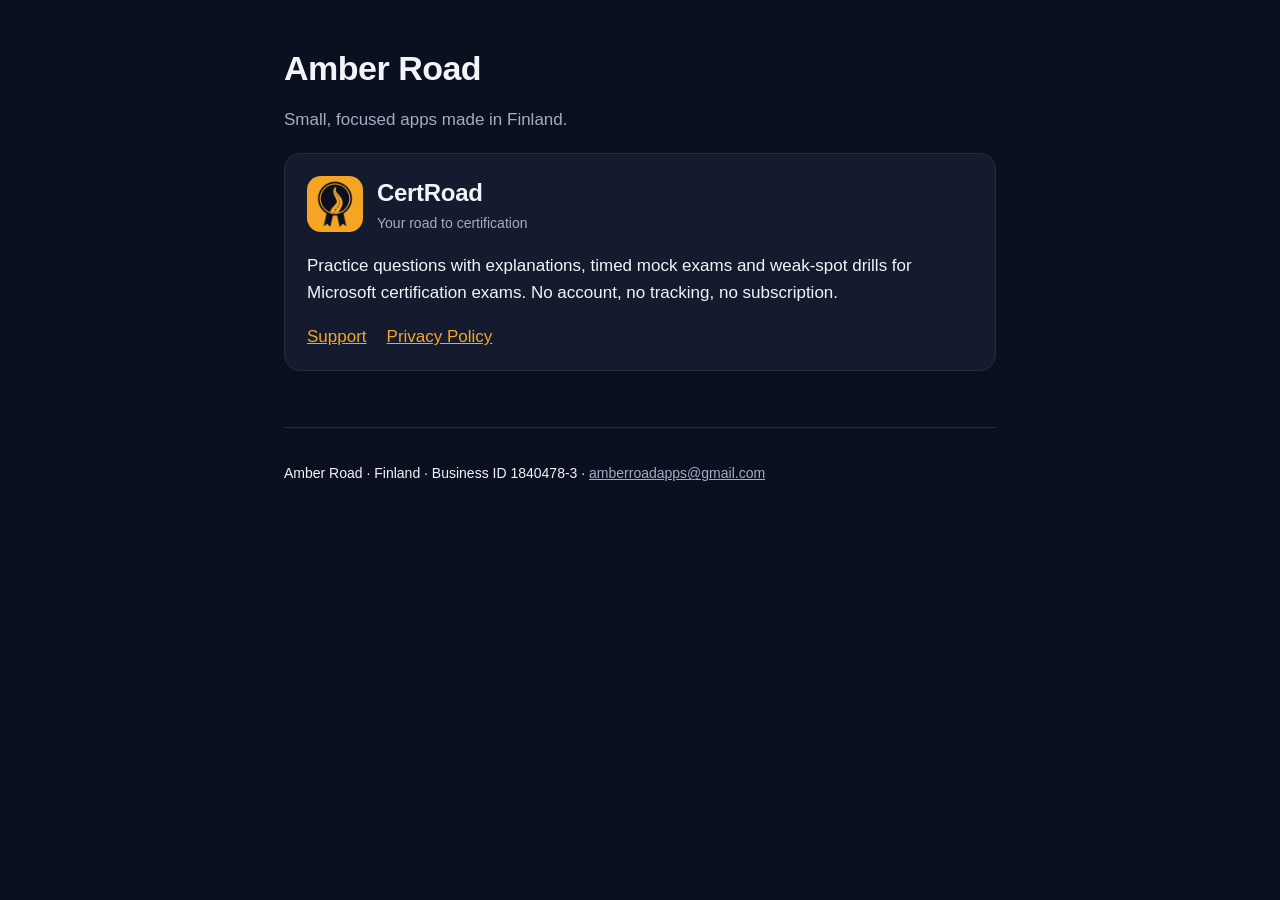
<file: index.html>
<!doctype html>
<html lang="en">
<head>
<meta charset="utf-8">
<meta name="viewport" content="width=device-width, initial-scale=1">
<title>Amber Road</title>
<meta name="description" content="Amber Road – small apps made in Finland.">
<link rel="icon" href="favicon.png">
<link rel="stylesheet" href="style.css">
</head>
<body>
<main>
  <h1>Amber Road</h1>
  <p class="muted">Small, focused apps made in Finland.</p>

  <div class="card">
    <header class="site" style="margin-bottom: 12px">
      <img src="certroad/icon-256.png" alt="CertRoad app icon">
      <div>
        <div class="name">CertRoad</div>
        <div class="by">Your road to certification</div>
      </div>
    </header>
    <p>Practice questions with explanations, timed mock exams and weak-spot drills for Microsoft certification exams. No account, no tracking, no subscription.</p>
    <nav class="links">
      <a href="certroad/support.html">Support</a>
      <a href="certroad/privacy.html">Privacy Policy</a>
    </nav>
  </div>

  <footer>
    <p>Amber Road · Finland · Business ID 1840478-3 · <a href="mailto:amberroadapps@gmail.com">amberroadapps@gmail.com</a></p>
  </footer>
</main>
</body>
</html>
</file>
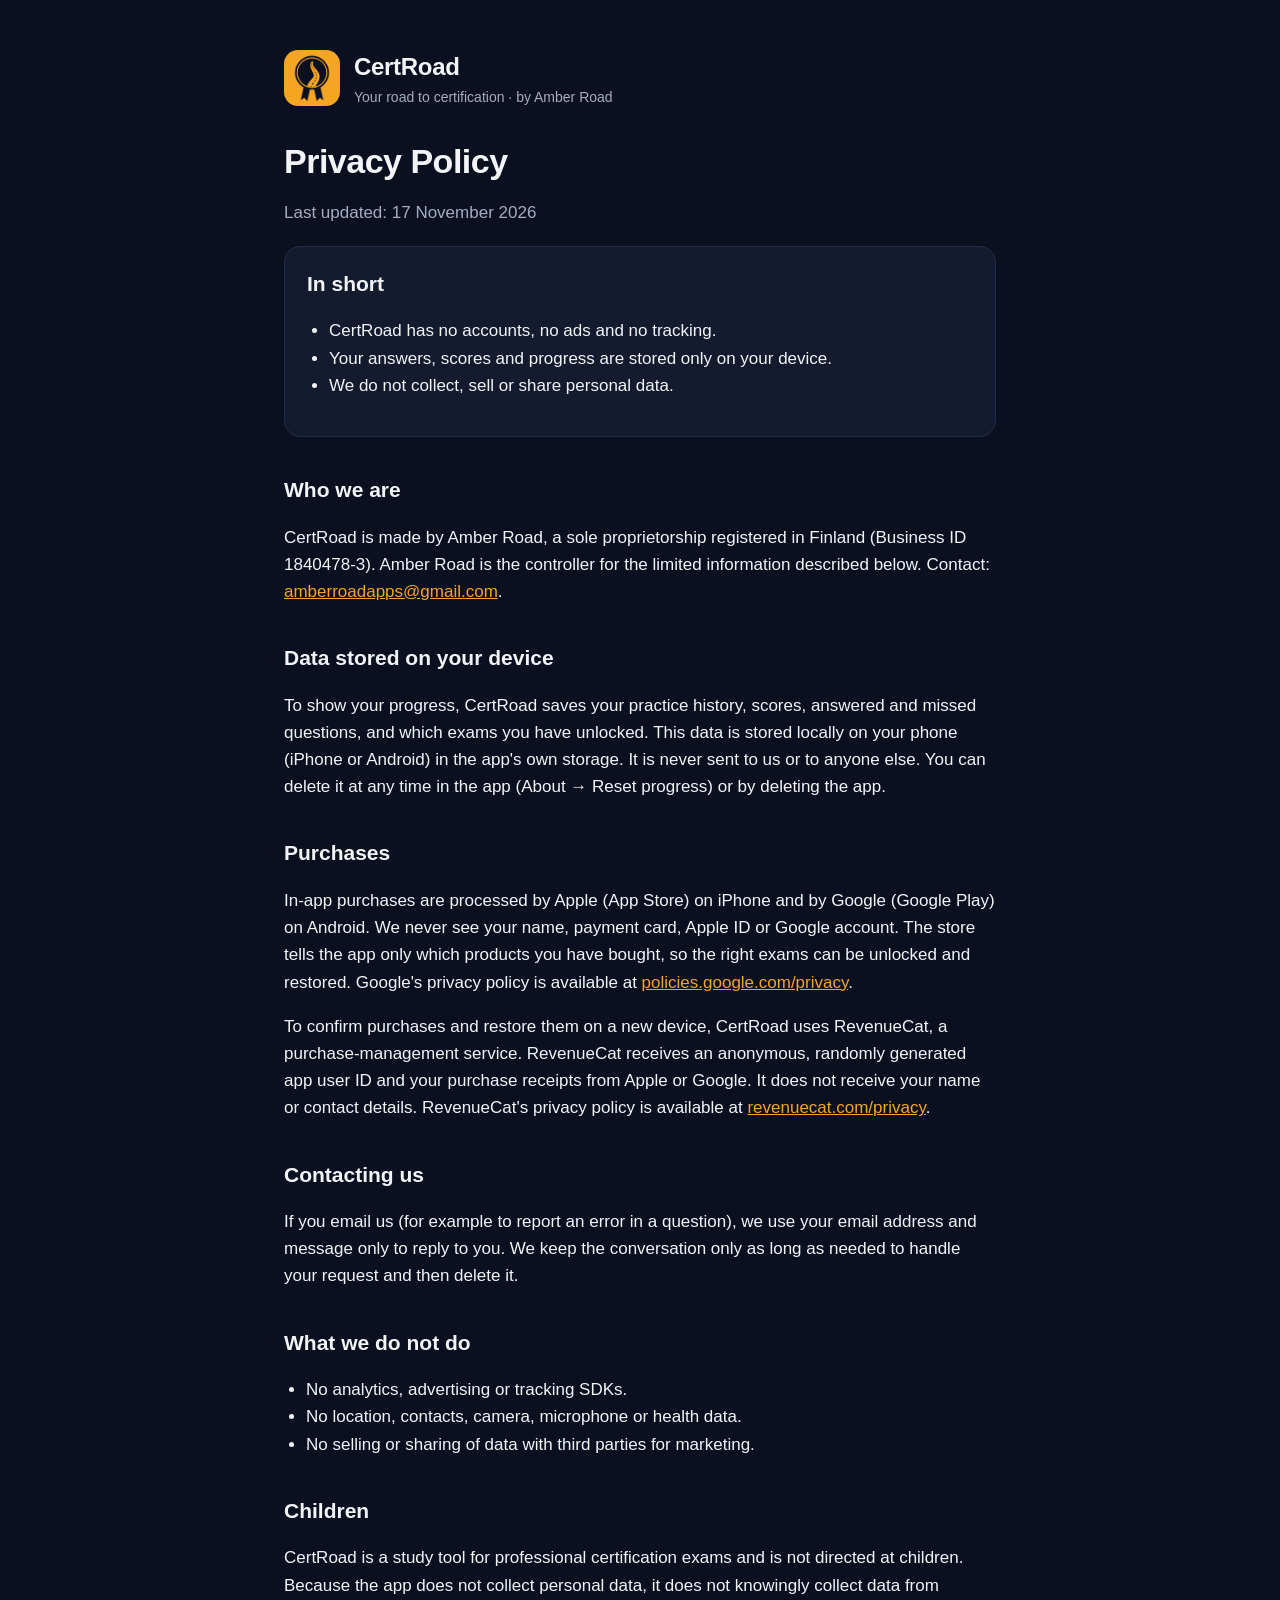
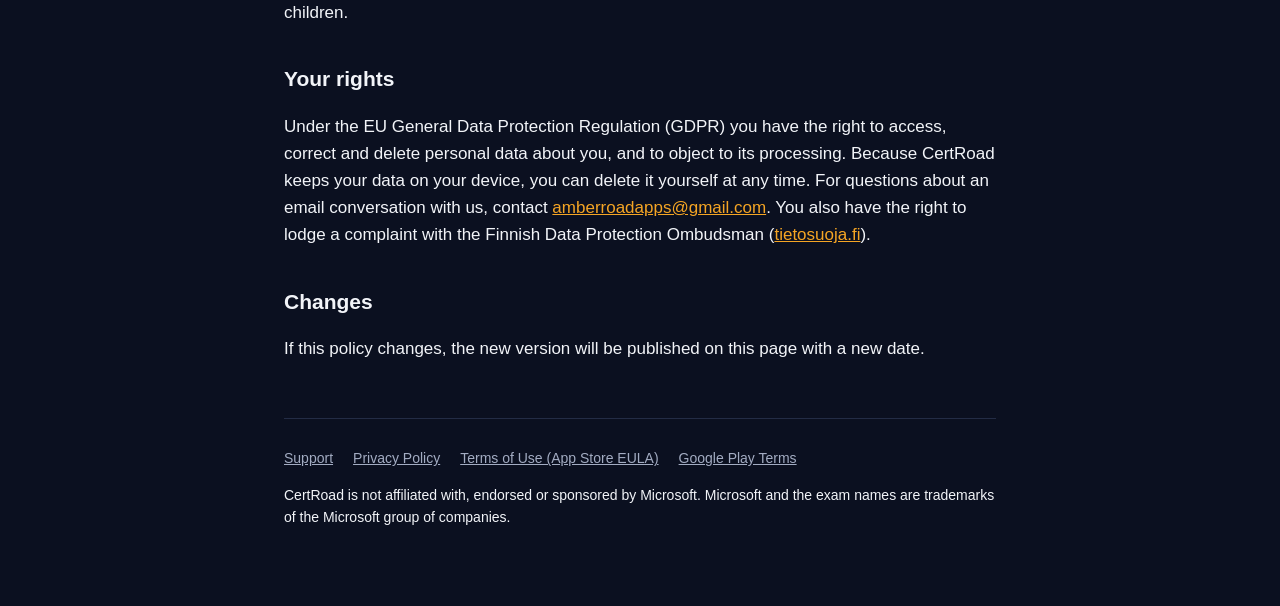
<file: certroad/privacy.html>
<!doctype html>
<html lang="en">
<head>
<meta charset="utf-8">
<meta name="viewport" content="width=device-width, initial-scale=1">
<title>CertRoad – Privacy Policy</title>
<meta name="description" content="Privacy policy for the CertRoad app (iPhone and Android) by Amber Road.">
<link rel="icon" href="../favicon.png">
<link rel="stylesheet" href="../style.css">
</head>
<body>
<main>
  <header class="site">
    <img src="icon-256.png" alt="CertRoad app icon">
    <div>
      <div class="name">CertRoad</div>
      <div class="by">Your road to certification · by Amber Road</div>
    </div>
  </header>

  <h1>Privacy Policy</h1>
  <p class="muted">Last updated: 17 November 2026</p>

  <div class="card">
    <h2>In short</h2>
    <ul>
      <li>CertRoad has no accounts, no ads and no tracking.</li>
      <li>Your answers, scores and progress are stored only on your device.</li>
      <li>We do not collect, sell or share personal data.</li>
    </ul>
  </div>

  <h2>Who we are</h2>
  <p>CertRoad is made by Amber Road, a sole proprietorship registered in Finland (Business ID 1840478-3). Amber Road is the controller for the limited information described below. Contact: <a href="mailto:amberroadapps@gmail.com">amberroadapps@gmail.com</a>.</p>

  <h2>Data stored on your device</h2>
  <p>To show your progress, CertRoad saves your practice history, scores, answered and missed questions, and which exams you have unlocked. This data is stored locally on your phone (iPhone or Android) in the app's own storage. It is never sent to us or to anyone else. You can delete it at any time in the app (About → Reset progress) or by deleting the app.</p>

  <h2>Purchases</h2>
  <p>In-app purchases are processed by Apple (App Store) on iPhone and by Google (Google Play) on Android. We never see your name, payment card, Apple ID or Google account. The store tells the app only which products you have bought, so the right exams can be unlocked and restored. Google's privacy policy is available at <a href="https://policies.google.com/privacy">policies.google.com/privacy</a>.</p>
  <p>To confirm purchases and restore them on a new device, CertRoad uses RevenueCat, a purchase-management service. RevenueCat receives an anonymous, randomly generated app user ID and your purchase receipts from Apple or Google. It does not receive your name or contact details. RevenueCat's privacy policy is available at <a href="https://www.revenuecat.com/privacy">revenuecat.com/privacy</a>.</p>

  <h2>Contacting us</h2>
  <p>If you email us (for example to report an error in a question), we use your email address and message only to reply to you. We keep the conversation only as long as needed to handle your request and then delete it.</p>

  <h2>What we do not do</h2>
  <ul>
    <li>No analytics, advertising or tracking SDKs.</li>
    <li>No location, contacts, camera, microphone or health data.</li>
    <li>No selling or sharing of data with third parties for marketing.</li>
  </ul>

  <h2>Children</h2>
  <p>CertRoad is a study tool for professional certification exams and is not directed at children. Because the app does not collect personal data, it does not knowingly collect data from children.</p>

  <h2>Your rights</h2>
  <p>Under the EU General Data Protection Regulation (GDPR) you have the right to access, correct and delete personal data about you, and to object to its processing. Because CertRoad keeps your data on your device, you can delete it yourself at any time. For questions about an email conversation with us, contact <a href="mailto:amberroadapps@gmail.com">amberroadapps@gmail.com</a>. You also have the right to lodge a complaint with the Finnish Data Protection Ombudsman (<a href="https://tietosuoja.fi/en">tietosuoja.fi</a>).</p>

  <h2>Changes</h2>
  <p>If this policy changes, the new version will be published on this page with a new date.</p>

  <footer>
    <nav class="links">
      <a href="support.html">Support</a>
      <a href="privacy.html">Privacy Policy</a>
      <a href="https://www.apple.com/legal/internet-services/itunes/dev/stdeula/">Terms of Use (App Store EULA)</a>
      <a href="https://play.google.com/about/play-terms/">Google Play Terms</a>
    </nav>
    <p>CertRoad is not affiliated with, endorsed or sponsored by Microsoft. Microsoft and the exam names are trademarks of the Microsoft group of companies.</p>
  </footer>
</main>
</body>
</html>
</file>
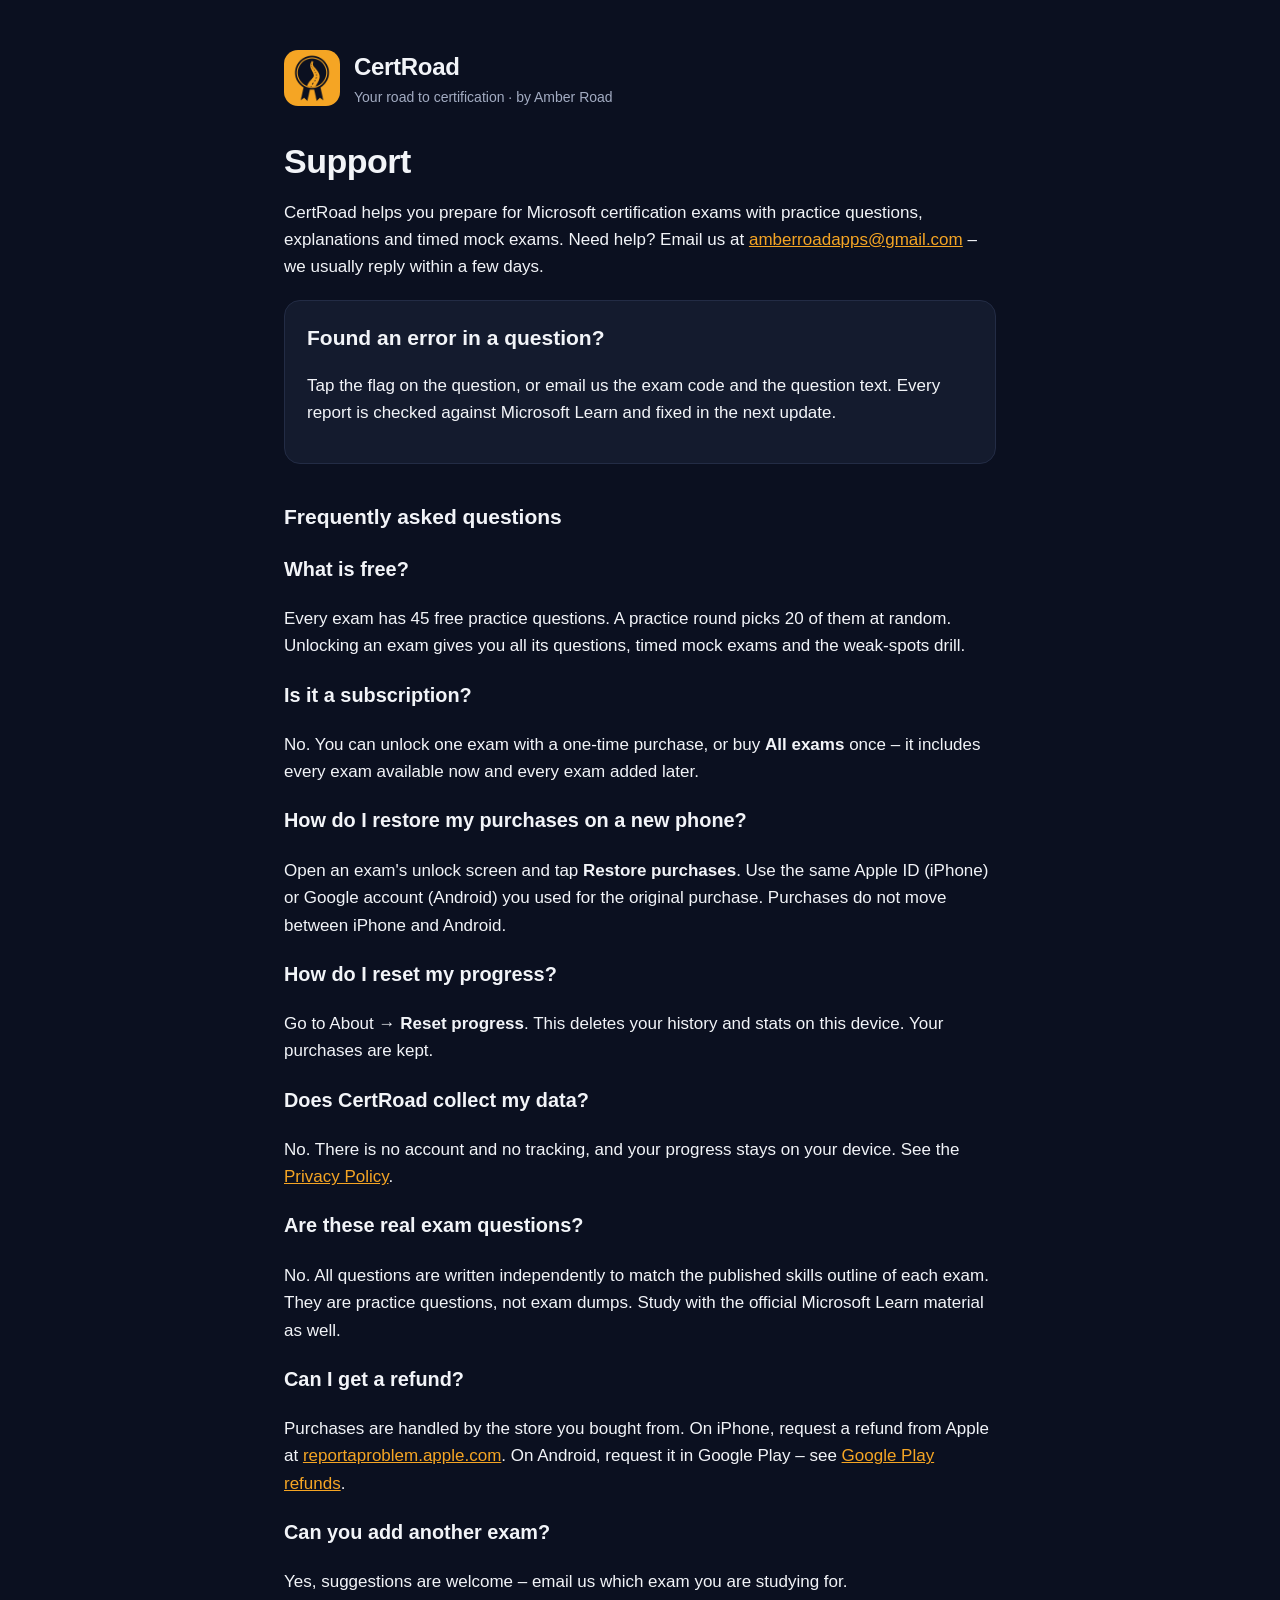
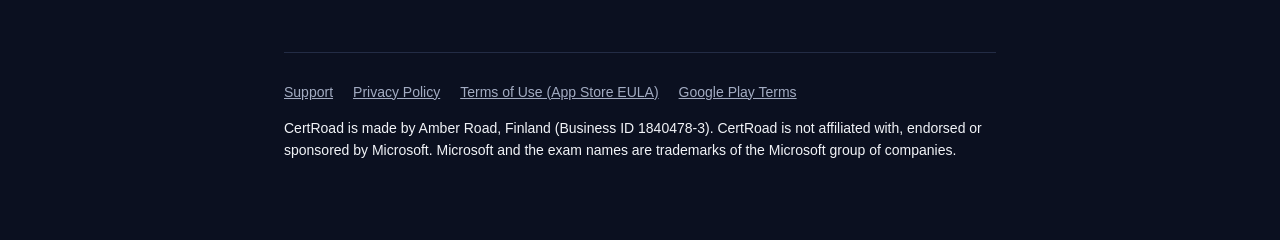
<file: certroad/support.html>
<!doctype html>
<html lang="en">
<head>
<meta charset="utf-8">
<meta name="viewport" content="width=device-width, initial-scale=1">
<title>CertRoad – Support</title>
<meta name="description" content="Help and contact for the CertRoad app (iPhone and Android) by Amber Road.">
<link rel="icon" href="../favicon.png">
<link rel="stylesheet" href="../style.css">
</head>
<body>
<main>
  <header class="site">
    <img src="icon-256.png" alt="CertRoad app icon">
    <div>
      <div class="name">CertRoad</div>
      <div class="by">Your road to certification · by Amber Road</div>
    </div>
  </header>

  <h1>Support</h1>
  <p>CertRoad helps you prepare for Microsoft certification exams with practice questions, explanations and timed mock exams. Need help? Email us at <a href="mailto:amberroadapps@gmail.com?subject=CertRoad%20support">amberroadapps@gmail.com</a> – we usually reply within a few days.</p>

  <div class="card">
    <h2>Found an error in a question?</h2>
    <p>Tap the flag on the question, or email us the exam code and the question text. Every report is checked against Microsoft Learn and fixed in the next update.</p>
  </div>

  <h2>Frequently asked questions</h2>

  <h3>What is free?</h3>
  <p>Every exam has 45 free practice questions. A practice round picks 20 of them at random. Unlocking an exam gives you all its questions, timed mock exams and the weak-spots drill.</p>

  <h3>Is it a subscription?</h3>
  <p>No. You can unlock one exam with a one-time purchase, or buy <strong>All exams</strong> once – it includes every exam available now and every exam added later.</p>

  <h3>How do I restore my purchases on a new phone?</h3>
  <p>Open an exam's unlock screen and tap <strong>Restore purchases</strong>. Use the same Apple ID (iPhone) or Google account (Android) you used for the original purchase. Purchases do not move between iPhone and Android.</p>

  <h3>How do I reset my progress?</h3>
  <p>Go to About → <strong>Reset progress</strong>. This deletes your history and stats on this device. Your purchases are kept.</p>

  <h3>Does CertRoad collect my data?</h3>
  <p>No. There is no account and no tracking, and your progress stays on your device. See the <a href="privacy.html">Privacy Policy</a>.</p>

  <h3>Are these real exam questions?</h3>
  <p>No. All questions are written independently to match the published skills outline of each exam. They are practice questions, not exam dumps. Study with the official Microsoft Learn material as well.</p>

  <h3>Can I get a refund?</h3>
  <p>Purchases are handled by the store you bought from. On iPhone, request a refund from Apple at <a href="https://reportaproblem.apple.com">reportaproblem.apple.com</a>. On Android, request it in Google Play – see <a href="https://support.google.com/googleplay/answer/2479637">Google Play refunds</a>.</p>

  <h3>Can you add another exam?</h3>
  <p>Yes, suggestions are welcome – email us which exam you are studying for.</p>

  <footer>
    <nav class="links">
      <a href="support.html">Support</a>
      <a href="privacy.html">Privacy Policy</a>
      <a href="https://www.apple.com/legal/internet-services/itunes/dev/stdeula/">Terms of Use (App Store EULA)</a>
      <a href="https://play.google.com/about/play-terms/">Google Play Terms</a>
    </nav>
    <p>CertRoad is made by Amber Road, Finland (Business ID 1840478-3). CertRoad is not affiliated with, endorsed or sponsored by Microsoft. Microsoft and the exam names are trademarks of the Microsoft group of companies.</p>
  </footer>
</main>
</body>
</html>
</file>
<file: style.css>
:root {
  --bg: #0B1020;
  --surface: #141B2E;
  --border: #232C45;
  --text: #F2F4F8;
  --muted: #A3ACC2;
  --accent: #F5A524;
}
* { box-sizing: border-box; }
body {
  margin: 0;
  background: var(--bg);
  color: var(--text);
  font-family: -apple-system, BlinkMacSystemFont, "Segoe UI", Inter, Roboto, sans-serif;
  font-size: 17px;
  line-height: 1.6;
}
main { max-width: 760px; margin: 0 auto; padding: 48px 24px 64px; }
header.site { display: flex; align-items: center; gap: 14px; margin-bottom: 32px; }
header.site img { width: 56px; height: 56px; border-radius: 14px; }
header.site .name { font-size: 24px; font-weight: 700; letter-spacing: -0.3px; }
header.site .by { font-size: 14px; color: var(--muted); }
h1 { font-size: 34px; line-height: 1.2; letter-spacing: -0.5px; margin: 0 0 8px; }
h2 { font-size: 21px; margin: 36px 0 8px; }
p, li { color: var(--text); }
.muted { color: var(--muted); }
a { color: var(--accent); }
a:hover { color: #FFC35C; }
ul { padding-left: 22px; }
.card {
  background: var(--surface);
  border: 1px solid var(--border);
  border-radius: 16px;
  padding: 20px 22px;
  margin: 20px 0;
}
.card h2 { margin-top: 0; }
nav.links { display: flex; flex-wrap: wrap; gap: 20px; margin-top: 8px; }
footer { margin-top: 56px; padding-top: 20px; border-top: 1px solid var(--border); font-size: 14px; color: var(--muted); }
footer a { color: var(--muted); }
</file>
